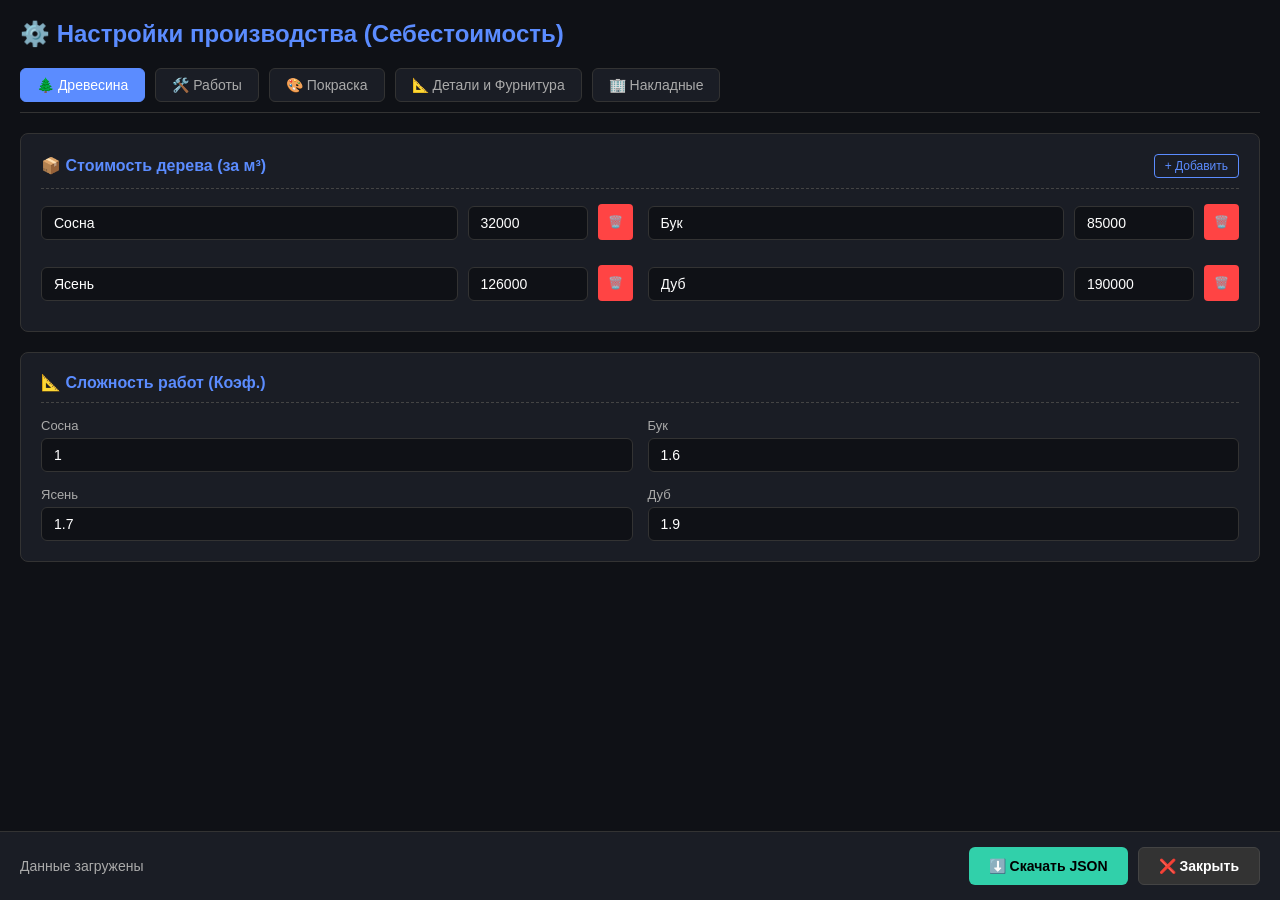
<file: admin.html>
<!DOCTYPE html>
<html lang="ru">
<head>
  <meta charset="UTF-8">
  <meta name="viewport" content="width=device-width, initial-scale=1.0">
  <title>Настройки производства</title>
  <style>
    :root { --accent: #5b8cff; --bg: #0f1116; --card-bg: #1a1d25; --border: #333; --text: #fff; --text-muted: #aaa; }
    body { margin: 0; padding: 20px; background: var(--bg); color: var(--text); font-family: 'Segoe UI', sans-serif; padding-bottom: 80px; }
    h2 { color: var(--accent); margin-top: 0; }
    .tabs { display: flex; gap: 10px; margin-bottom: 20px; border-bottom: 1px solid var(--border); padding-bottom: 10px; flex-wrap: wrap; }
    .tab-btn { background: var(--card-bg); color: var(--text-muted); border: 1px solid var(--border); padding: 8px 16px; border-radius: 6px; cursor: pointer; font-size: 14px; transition: 0.2s; }
    .tab-btn:hover { background: #222; }
    .tab-btn.active { background: var(--accent); color: #fff; border-color: var(--accent); }
    
    .section { background: var(--card-bg); border: 1px solid var(--border); border-radius: 8px; padding: 20px; margin-bottom: 20px; }
    .section-title { font-size: 16px; font-weight: bold; color: var(--accent); margin-bottom: 15px; display: flex; align-items: center; justify-content: space-between; border-bottom: 1px dashed #444; padding-bottom: 10px; }
    
    .btn-add { background: transparent; color: var(--accent); border: 1px solid var(--accent); padding: 4px 10px; border-radius: 4px; cursor: pointer; font-size: 12px; transition: 0.2s; }
    .btn-add:hover { background: var(--accent); color: #fff; }
    .btn-del { background: #ff4444; color: #fff; border: none; padding: 4px 10px; border-radius: 4px; cursor: pointer; font-size: 12px; }
    
    .grid-2 { display: grid; grid-template-columns: 1fr 1fr; gap: 15px; }
    .grid-3 { display: grid; grid-template-columns: 1fr 1fr 1fr; gap: 15px; }
    .input-group { display: flex; flex-direction: column; gap: 5px; }
    .input-group label { font-size: 13px; color: var(--text-muted); }
    
    /* Обертка для строки с кнопкой удаления */
    .item-row { display: flex; gap: 10px; align-items: flex-end; margin-bottom: 10px; }
    .item-row .input-group { flex: 1; }

    input, select { background: var(--bg); border: 1px solid var(--border); color: var(--text); padding: 8px 12px; border-radius: 6px; font-size: 14px; width: 100%; box-sizing: border-box; outline: none; }
    input:focus, select:focus { border-color: var(--accent); }

    /* Стили для рецептов */
    .recipe-card { background: #15171e; border: 1px solid #444; border-radius: 8px; padding: 20px; margin-bottom: 20px; }
    .recipe-header { display: flex; justify-content: space-between; align-items: center; margin-bottom: 15px; border-bottom: 1px solid #333; padding-bottom: 15px; gap: 15px; }
    
    .sub-block { background: #1e222d; border-radius: 6px; padding: 15px; margin-bottom: 15px; border-left: 3px solid var(--accent); }
    .sub-block-header { display: flex; justify-content: space-between; align-items: center; margin-bottom: 10px; }
    .sub-block-title { font-weight: bold; color: #fff; font-size: 15px; display: flex; align-items: center; gap: 10px; }
    
    .component-row { display: flex; gap: 10px; align-items: flex-end; margin-bottom: 10px; }
    .component-row .input-group { flex: 1; }
    
    .footer { position: fixed; bottom: 0; left: 0; right: 0; background: var(--card-bg); padding: 15px 20px; border-top: 1px solid var(--border); display: flex; justify-content: space-between; align-items: center; z-index: 100; }
    .status { font-size: 14px; color: var(--text-muted); }
    .btn { background: var(--accent); color: #fff; border: none; padding: 10px 20px; border-radius: 6px; font-weight: bold; cursor: pointer; font-size: 14px; transition: 0.2s; display: flex; align-items: center; gap: 8px; }
    .btn:hover { opacity: 0.9; }
    .btn-success { background: #31d0aa; color: #000; }
  </style>
</head>
<body>
  <h2>⚙️ Настройки производства (Себестоимость)</h2>
  
  <div class="tabs" id="tabsContainer">
    <button class="tab-btn active" onclick="switchTab('woods', this)">🌲 Древесина</button>
    <button class="tab-btn" onclick="switchTab('works', this)">🛠️ Работы</button>
    <button class="tab-btn" onclick="switchTab('paint', this)">🎨 Покраска</button>
    <button class="tab-btn" onclick="switchTab('details', this)">📐 Детали и Фурнитура</button>
    <button class="tab-btn" onclick="switchTab('overheads', this)">🏢 Накладные</button>
  </div>

  <div id="content"></div>

  <div class="footer">
    <div class="status" id="statusText">Данные загружены</div>
    <div style="display: flex; gap: 10px;">
      <button class="btn btn-success" onclick="exportJSON()">⬇️ Скачать JSON</button>
      <button class="btn" style="background: #333; border: 1px solid #444;" onclick="closeAdmin()">❌ Закрыть</button>
    </div>
  </div>

  <script>
    let data = null;
    let currentTab = 'woods';
    const BLOCK_NAMES = { stain: '1. Тонировка', primer: '2. Грунт', lacquer: '3. Лак' };

    async function loadData() {
      try {
        const res = await fetch('production_prices.json');
        data = await res.json();
        if(!data.settings) data.settings = { loss_board_percent: 0, loss_beam_percent: 0, markup_percent: 0, usn_percent: 0 };
        if(!data.overheads) data.overheads = { rent: 0, working_days_per_month: 0, electricity_price: 0, electricity_usage_kw: 0, production_norm_m2_per_day: 0 };
        if(!data.paint_recipes) data.paint_recipes = {};
        
        document.getElementById('statusText').innerText = 'Данные загружены';
        document.getElementById('statusText').style.color = '#aaa';
        render();
      } catch (e) {
        document.getElementById('statusText').innerText = 'Ошибка загрузки JSON.';
        document.getElementById('statusText').style.color = '#ff4444';
        console.error(e);
      }
    }

    function switchTab(tab, btn) {
      currentTab = tab;
      document.querySelectorAll('.tab-btn').forEach(b => b.classList.remove('active'));
      btn.classList.add('active');
      render();
    }

    function markDirty() {
      document.getElementById('statusText').innerText = 'Есть несохраненные изменения...';
      document.getElementById('statusText').style.color = '#ff9f43';
    }

    function render() {
      const c = document.getElementById('content');
      let html = '';

      // ВКЛАДКА: ДРЕВЕСИНА
      if (currentTab === 'woods') {
        html += `<div class="section">
          <div class="section-title">📦 Стоимость дерева (за м³) <button class="btn-add" onclick="addNew('woods')">+ Добавить</button></div>
          <div class="grid-2">`;
        for (const [key, item] of Object.entries(data.woods || {})) {
          html += `<div class="item-row">
            <div class="input-group"><input type="text" value="${item.name}" placeholder="Название" onchange="update('woods','${key}','name',this.value)"></div>
            <div class="input-group" style="max-width: 120px;"><input type="number" value="${item.pricePerM3}" placeholder="Цена" onchange="update('woods','${key}','pricePerM3',this.value)"></div>
            <button class="btn-del" style="height: 36px;" onclick="removeItem('woods','${key}')">🗑️</button>
          </div>`;
        }
        html += `</div></div>`;

        html += `<div class="section"><div class="section-title">📐 Сложность работ (Коэф.)</div><div class="grid-2">`;
        for (const [key, item] of Object.entries(data.woods || {})) {
          html += `<div class="input-group"><label>${item.name}</label>
            <input type="number" step="0.1" value="${item.workCoef}" onchange="update('woods','${key}','workCoef',this.value)">
          </div>`;
        }
        html += `</div></div>`;
      }

      // ВКЛАДКА: РАБОТЫ
      if (currentTab === 'works') {
        html += `<div class="section">
          <div class="section-title">🛠️ Базовые работы <button class="btn-add" onclick="addNew('works')">+ Добавить</button></div>
          <div class="grid-2">`;
        for (const [key, item] of Object.entries(data.works || {})) {
          html += `<div class="item-row">
            <div class="input-group"><input type="text" value="${item.name}" placeholder="Название" onchange="update('works','${key}','name',this.value)"></div>
            <div class="input-group" style="max-width: 120px;"><input type="number" value="${item.perUnit}" placeholder="Цена" onchange="update('works','${key}','perUnit',this.value)"></div>
            <button class="btn-del" style="height: 36px;" onclick="removeItem('works','${key}')">🗑️</button>
          </div>`;
        }
        html += `</div></div>`;
      }

      // ВКЛАДКА: ПОКРАСКА
      if (currentTab === 'paint') {
        // Склад
        html += `<div class="section">
          <div class="section-title">🎨 Склад (Цена за 1 литр) <button class="btn-add" onclick="addNew('paint_inventory')">+ Добавить материал</button></div>
          <div class="grid-2">`;
        for (const [key, item] of Object.entries(data.paint_inventory || {})) {
          html += `<div class="item-row">
            <div class="input-group"><input type="text" value="${item.name}" placeholder="Название" onchange="update('paint_inventory','${key}','name',this.value)"></div>
            <div class="input-group" style="max-width: 120px;"><input type="number" step="0.01" value="${item.pricePerLiter || 0}" placeholder="₽/л" onchange="update('paint_inventory','${key}','pricePerLiter',this.value)"></div>
            <button class="btn-del" style="height: 36px;" onclick="removeItem('paint_inventory','${key}')">🗑️</button>
          </div>`;
        }
        html += `</div></div>`;

        // Рецепты
        html += `<div class="section">
          <div class="section-title">🧪 Конструктор рецептов <button class="btn-add" onclick="addRecipe()">+ Создать рецепт</button></div>`;
        
        for (const [recipeId, recipe] of Object.entries(data.paint_recipes || {})) {
          html += `<div class="recipe-card">
            <div class="recipe-header">
              <input type="text" style="font-size: 16px; font-weight: bold; color: var(--accent); background: transparent; border: none; border-bottom: 1px solid #444;" value="${recipe.name}" onchange="updateRecipeName('${recipeId}', this.value)" placeholder="Название рецепта">
              <button class="btn-del" onclick="removeItem('paint_recipes','${recipeId}')">🗑️ Удалить рецепт</button>
            </div>`;

          ['stain', 'primer', 'lacquer'].forEach(blockType => {
            const block = recipe[blockType] || { enabled: true, consumption: 0, components: [] };
            if (!recipe[blockType]) recipe[blockType] = block;

            html += `<div class="sub-block" style="${!block.enabled ? 'opacity: 0.5;' : ''}">
              <div class="sub-block-header">
                <div class="sub-block-title">
                  ${BLOCK_NAMES[blockType]}
                  ${blockType === 'stain' ? `<label style="font-size: 12px; color: #aaa; cursor: pointer; display: flex; align-items: center; gap: 5px;">
                    <input type="checkbox" ${block.enabled ? 'checked' : ''} onchange="toggleBlock('${recipeId}', '${blockType}', this.checked)"> Использовать
                  </label>` : ''}
                </div>
                ${block.enabled ? `<div style="display: flex; align-items: center; gap: 10px;">
                  <span style="font-size: 12px; color: #ff9f43; font-weight: bold;">🔥 Общий расход:</span>
                  <input type="number" style="width: 80px; text-align: center;" value="${block.consumption}" onchange="updateBlockConsumption('${recipeId}', '${blockType}', this.value)"> мл/м²
                </div>` : '<span style="color: #ff4444; font-size: 12px;">Отключено</span>'}
              </div>`;

              if (block.enabled) {
                html += `<div class="components-container">`;
                block.components.forEach((comp, index) => {
                  let options = '';
                  for (const [invKey, invItem] of Object.entries(data.paint_inventory)) {
                    const selected = (comp.component === invKey) ? 'selected' : '';
                    options += `<option value="${invKey}" ${selected}>${invItem.name}</option>`;
                  }

                  html += `<div class="component-row">
                    <div class="input-group">
                      <select onchange="updateComponent('${recipeId}', '${blockType}', ${index}, 'component', this.value)">${options}</select>
                    </div>
                    <div class="input-group" style="max-width: 120px;">
                      <input type="number" value="${comp.volume}" placeholder="Объем (мл)" onchange="updateComponent('${recipeId}', '${blockType}', ${index}, 'volume', this.value)">
                    </div>
                    <button class="btn-del" style="height: 36px; margin-bottom: 2px;" onclick="removeComponent('${recipeId}', '${blockType}', ${index})">✕</button>
                  </div>`;
                });
                html += `</div>
                  <button class="btn-add" style="margin-top: 5px;" onclick="addComponent('${recipeId}', '${blockType}')">+ Добавить компонент</button>`;
              }
              html += `</div>`; 
          });
          html += `</div>`; 
        }
        html += `</div>`;
      }

      // ВКЛАДКА: ДЕТАЛИ И ФУРНИТУРА
      if (currentTab === 'details') {
        html += `<div class="section">
          <div class="section-title">🔩 Фурнитура <button class="btn-add" onclick="addNew('hardware')">+ Добавить</button></div>
          <div class="grid-2">`;
        for (const [key, item] of Object.entries(data.hardware || {})) {
          const price = item.pricePerPcs || item.pricePerKg || 0;
          const field = item.pricePerPcs ? 'pricePerPcs' : 'pricePerKg';
          html += `<div class="item-row">
            <div class="input-group"><input type="text" value="${item.name}" placeholder="Название" onchange="update('hardware','${key}','name',this.value)"></div>
            <div class="input-group" style="max-width: 120px;"><input type="number" value="${price}" placeholder="₽" onchange="update('hardware','${key}','${field}',this.value)"></div>
            <button class="btn-del" style="height: 36px;" onclick="removeItem('hardware','${key}')">🗑️</button>
          </div>`;
        }
        html += `</div></div>`;
      }

      // ВКЛАДКА: НАКЛАДНЫЕ
      if (currentTab === 'overheads') {
        html += `<div class="section"><div class="section-title">🏢 Накладные расходы</div><div class="grid-2">
          <div class="input-group"><label>Аренда (₽/мес)</label><input type="number" value="${data.overheads.rent}" onchange="update('overheads','rent','',this.value)"></div>
          <div class="input-group"><label>Раб. дней в мес</label><input type="number" value="${data.overheads.working_days_per_month}" onchange="update('overheads','working_days_per_month','',this.value)"></div>
          <div class="input-group"><label>Свет (₽/кВт)</label><input type="number" value="${data.overheads.electricity_price}" onchange="update('overheads','electricity_price','',this.value)"></div>
          <div class="input-group"><label>Расход (кВт/день)</label><input type="number" value="${data.overheads.electricity_usage_kw}" onchange="update('overheads','electricity_usage_kw','',this.value)"></div>
        </div></div>`;
      }

      c.innerHTML = html;
    }

    // --- ФУНКЦИИ ---

    function addNew(section) {
      const key = 'new_' + Date.now();
      if (section === 'woods') data.woods[key] = { name: 'Новый материал', pricePerM3: 0, workCoef: 1.0 };
      if (section === 'works') data.works[key] = { name: 'Новая работа', unit: 'm2', base: 0, perUnit: 0 };
      if (section === 'paint_inventory') data.paint_inventory[key] = { name: 'Новый компонент', unit: 'l', pricePerLiter: 0 };
      if (section === 'hardware') data.hardware[key] = { name: 'Новый крепеж', pricePerPcs: 0 };
      render();
      markDirty();
    }

    function removeItem(section, key) {
      if (confirm('Вы уверены, что хотите удалить эту позицию?')) {
        delete data[section][key];
        render();
        markDirty();
      }
    }

    function addRecipe() {
      const id = 'recipe_' + Date.now();
      data.paint_recipes[id] = {
        name: 'Новый рецепт',
        stain: { enabled: false, consumption: 0, components: [] },
        primer: { enabled: true, consumption: 0, components: [] },
        lacquer: { enabled: true, consumption: 0, components: [] }
      };
      render();
      markDirty();
    }

    function updateRecipeName(recipeId, value) {
      data.paint_recipes[recipeId].name = value;
      markDirty();
    }

    function toggleBlock(recipeId, blockType, isEnabled) {
      data.paint_recipes[recipeId][blockType].enabled = isEnabled;
      render();
      markDirty();
    }

    function updateBlockConsumption(recipeId, blockType, value) {
      data.paint_recipes[recipeId][blockType].consumption = parseFloat(value) || 0;
      markDirty();
    }

    function addComponent(recipeId, blockType) {
      data.paint_recipes[recipeId][blockType].components.push({ component: '', volume: 0 });
      render();
      markDirty();
    }

    function removeComponent(recipeId, blockType, index) {
      data.paint_recipes[recipeId][blockType].components.splice(index, 1);
      render();
      markDirty();
    }

    function updateComponent(recipeId, blockType, index, field, value) {
      const comp = data.paint_recipes[recipeId][blockType].components[index];
      if (field === 'component') { comp.component = value; } 
      else { comp[field] = parseFloat(value) || 0; }
      markDirty();
    }

    function update(section, key, field, value) {
      if (data[section] && data[section][key]) {
        // Если это число, конвертируем
        if (field === 'pricePerM3' || field === 'workCoef' || field === 'perUnit' || field === 'pricePerLiter' || field === 'pricePerPcs' || field === 'pricePerKg' || field === 'rent' || field === 'working_days_per_month' || field === 'electricity_price' || field === 'electricity_usage_kw') {
          data[section][key][field] = parseFloat(value) || 0;
        } else {
          data[section][key][field] = value;
        }
        markDirty();
      }
    }

    function exportJSON() {
      const blob = new Blob([JSON.stringify(data, null, 2)], { type: 'application/json' });
      const url = URL.createObjectURL(blob);
      const a = document.createElement('a');
      a.href = url;
      a.download = 'production_prices.json';
      a.click();
      URL.revokeObjectURL(url);
      document.getElementById('statusText').innerText = 'Файл скачан! Замените его в GitHub.';
      document.getElementById('statusText').style.color = '#31d0aa';
    }

    function closeAdmin() {
      window.location.href = 'index.html';
    }

    document.addEventListener('DOMContentLoaded', loadData);
  </script>
</body>
</html>
</file>
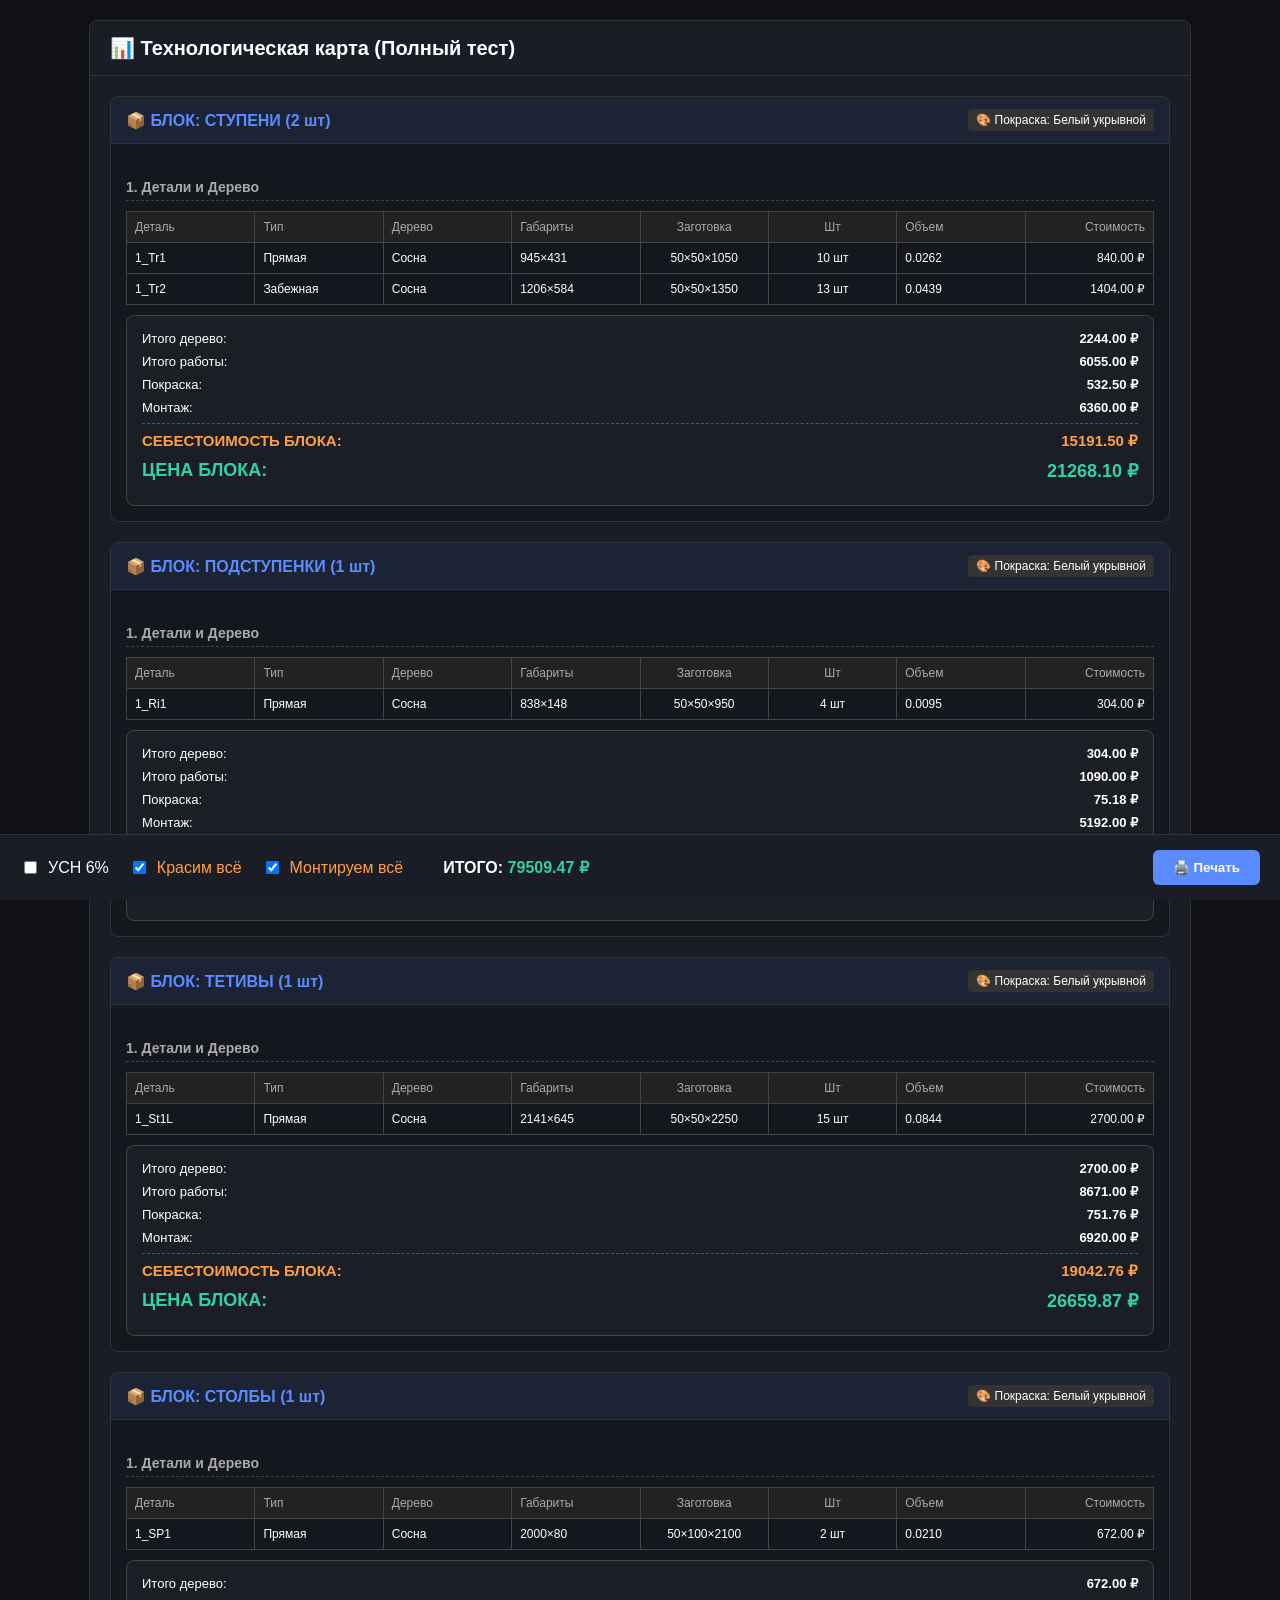
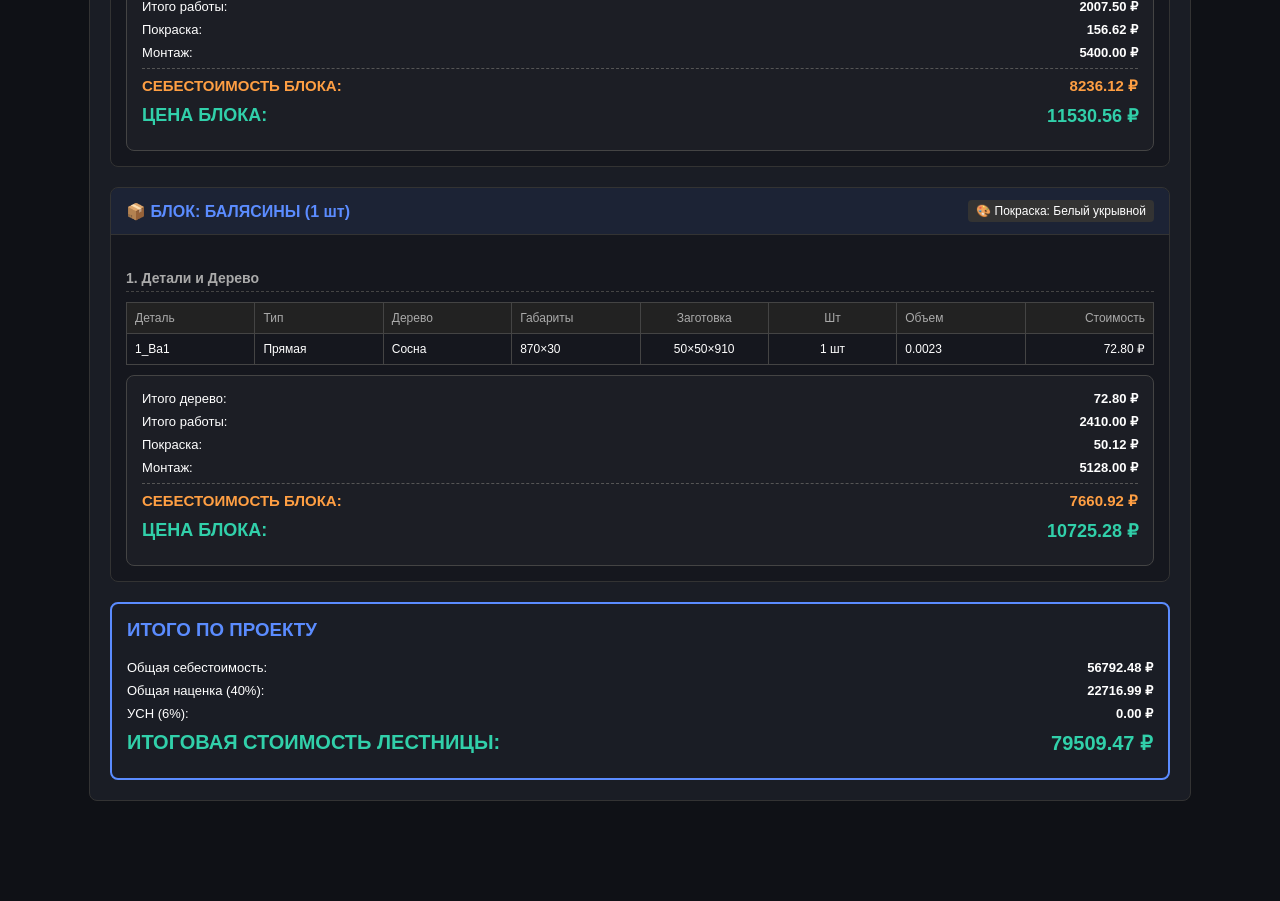
<file: test-techcard.html>
<!DOCTYPE html>
<html lang="ru">
<head>
  <meta charset="UTF-8">
  <title>Тест Техкарты (Все блоки)</title>
  <style>
    :root { --accent: #5b8cff; --bg: #0f1116; --card-bg: #1a1d25; --border: #333; --text: #fff; --text-muted: #aaa; }
    body { margin: 0; padding: 20px; background: var(--bg); color: var(--text); font-family: 'Segoe UI', sans-serif; padding-bottom: 100px; }
    
    .modal { background: var(--card-bg); border: 1px solid var(--border); border-radius: 8px; max-width: 1100px; margin: 0 auto; overflow: hidden; }
    .modal-header { padding: 15px 20px; border-bottom: 1px solid var(--border); display: flex; justify-content: space-between; align-items: center; }
    .modal-body { padding: 20px; }
    
    .block-card { background: #15171e; border: 1px solid #333; border-radius: 8px; margin-bottom: 20px; overflow: hidden; }
    .block-header { background: rgba(91, 140, 255, 0.1); padding: 12px 15px; border-bottom: 1px solid #333; display: flex; justify-content: space-between; align-items: center; }
    .block-title { font-size: 16px; font-weight: bold; color: var(--accent); }
    .block-meta { font-size: 12px; background: #333; padding: 4px 8px; border-radius: 4px; }
    
    .sub-title { font-size: 14px; font-weight: bold; color: #aaa; margin: 20px 0 10px; border-bottom: 1px dashed #444; padding-bottom: 5px; }
    
    table { width: 100%; border-collapse: collapse; font-size: 12px; margin-bottom: 10px; table-layout: fixed; }
    th { text-align: left; padding: 8px; background: #222; color: #aaa; border: 1px solid #444; font-weight: normal; word-break: break-word; }
    td { padding: 8px; border: 1px solid #444; word-break: break-word; }
    .text-right { text-align: right; }
    .text-center { text-align: center; }
    
    .summary { background: rgba(255,255,255,0.03); padding: 15px; border-radius: 8px; border: 1px solid #444; margin-top: 20px; }
    .summary-row { display: flex; justify-content: space-between; margin-bottom: 8px; font-size: 13px; }
    .summary-row.total { color: #ff9f43; font-size: 15px; font-weight: bold; border-top: 1px dashed #555; padding-top: 8px; }
    .summary-row.final { color: #31d0aa; font-size: 18px; font-weight: bold; margin-top: 10px; }
    
    .controls { display: flex; align-items: center; gap: 10px; }
    .controls input[type="number"] { background: #0f1116; border: 1px solid #444; color: #fff; padding: 4px 8px; border-radius: 4px; width: 80px; text-align: right; }
    .controls input[type="number"]:focus { outline: none; border-color: var(--accent); }
    
    .footer { position: fixed; bottom: 0; left: 0; right: 0; background: var(--card-bg); padding: 15px 20px; border-top: 1px solid var(--border); display: flex; justify-content: space-between; align-items: center; z-index: 100; }
    .btn { background: var(--accent); color: #fff; border: none; padding: 10px 20px; border-radius: 6px; font-weight: bold; cursor: pointer; }
    
    .error-box { background: #ff4444; color: white; padding: 15px; border-radius: 8px; margin-bottom: 20px; font-family: monospace; font-size: 14px; }
  </style>
</head>
<body>

  <div class="modal">
    <div class="modal-header">
      <h2 style="margin: 0; font-size: 20px;">📊 Технологическая карта (Полный тест)</h2>
    </div>
    <div class="modal-body" id="techCardBody">
      <div style="text-align: center; color: #aaa; padding: 20px;">Загрузка данных...</div>
    </div>
  </div>

  <div class="footer">
    <div style="display: flex; gap: 20px; align-items: center;">
      <label style="cursor: pointer; display: flex; align-items: center; gap: 8px;">
        <input type="checkbox" id="globalUsn" onchange="renderTechCard()"> УСН 6%
      </label>
      <label style="cursor: pointer; display: flex; align-items: center; gap: 8px; color: #ff9f43;">
        <input type="checkbox" id="globalPaint" checked onchange="renderTechCard()"> Красим всё
      </label>
      <label style="cursor: pointer; display: flex; align-items: center; gap: 8px; color: #ff9f43;">
        <input type="checkbox" id="globalMount" checked onchange="renderTechCard()"> Монтируем всё
      </label>
      <div style="font-size: 16px; font-weight: bold; margin-left: 20px;">
        ИТОГО: <span id="grandTotal" style="color: #31d0aa;">0.00 ₽</span>
      </div>
    </div>
    <button class="btn">🖨️ Печать</button>
  </div>

  <script>
    const xmlString = `
      <details>
        <!-- Ступени -->
        <detail name="1_Tr1"><type id="Step">Ступень</type><attributes><attribute name="subtype" value="straight"/></attributes><dim text=""><length>945</length><width>431</width></dim><material>PINE</material></detail>
        <detail name="1_Tr2"><type id="Step">Ступень</type><attributes><attribute name="subtype" value="winder"/></attributes><dim text=""><length>1206</length><width>584</width></dim><material>PINE</material></detail>
        
        <!-- Подступенки -->
        <detail name="1_Ri1"><type id="Riser">Подступенок</type><dim text=""><length>838</length><width>148</width></dim><material>PINE</material></detail>
        
        <!-- Тетивы -->
        <detail name="1_St1L"><type id="String">Тетива</type><dim text=""><length>2141</length><width>645</width></dim><material>PINE</material></detail>
        
        <!-- Столбы -->
        <detail name="1_SP1"><type id="Newel">Столбы</type><dim text=""><length>2000</length><width>80</width></dim><material>PINE</material></detail>
        
        <!-- Балясины -->
        <detail name="1_Ba1"><type id="Baluster">Балясина</type><dim text=""><length>870</length><width>30</width></dim><typename>Bal01</typename><material>PINE</material></detail>
      </details>
    `;

    const dxfAreas = { 
      "1_Tr1": 0.35, "1_Tr2": 0.50, "1_Ri1": 0.12, "1_St1L": 1.20, "1_SP1": 0.25, "1_Ba1": 0.08
    };

    let prices = null;
    let state = { markup: null, mountAddon: 0 };

    async function init() {
      try {
        const res = await fetch('production_prices.json');
        if (!res.ok) throw new Error("Файл JSON не найден.");
        prices = await res.json();
        state.markup = prices.settings?.markup_percent || 40;
        renderTechCard();
      } catch (e) {
        document.getElementById('techCardBody').innerHTML = `<div class="error-box">Ошибка: ${e.message}</div>`;
      }
    }

    function renderTechCard() {
      try {
        const parser = new DOMParser();
        const xmlDoc = parser.parseFromString(xmlString, "text/xml");
        const details = xmlDoc.getElementsByTagName("detail");

        const isPaintGlobal = document.getElementById('globalPaint').checked;
        const isMountGlobal = document.getElementById('globalMount').checked;
        const isUsnGlobal = document.getElementById('globalUsn').checked;

        let blocks = {
          Step: { name: 'Ступени', items: [], area: 0, wood: 0, works: 0, paint: 0 },
          Riser: { name: 'Подступенки', items: [], area: 0, wood: 0, works: 0, paint: 0 },
          String: { name: 'Тетивы', items: [], area: 0, wood: 0, works: 0, paint: 0 },
          Newel: { name: 'Столбы', items: [], area: 0, wood: 0, works: 0, paint: 0 },
          Baluster: { name: 'Балясины', items: [], area: 0, wood: 0, works: 0, paint: 0 }
        };

        for (let i = 0; i < details.length; i++) {
          const el = details[i];
          const typeId = el.getElementsByTagName("type")[0].getAttribute("id");
          if (!blocks[typeId]) continue;

          const name = el.getAttribute("name");
          const subtype = el.getElementsByTagName("attribute")[0] ? el.getElementsByTagName("attribute")[0].getAttribute("value") : "straight";
          const length = parseFloat(el.getElementsByTagName("length")[0].textContent);
          const width = parseFloat(el.getElementsByTagName("width")[0].textContent);
          const model = el.getElementsByTagName("typename")[0]?.textContent || "";

          const materialKey = "pine"; 
          const woodName = prices.woods[materialKey] ? prices.woods[materialKey].name : "Сосна";
          const woodPrice = prices.woods[materialKey] ? prices.woods[materialKey].pricePerM3 : 0;
          const woodCoef = prices.woods[materialKey] ? prices.woods[materialKey].workCoef : 1.0;
          
          let volume = 0;
          let lathsCount = 0;
          let lathDims = "";

          // --- ЛОГИКА ЗАГОТОВОК ---
          if (typeId === 'Step' || typeId === 'Riser' || typeId === 'String') {
            lathsCount = Math.ceil(width / 45);
            const purchaseLength = Math.ceil((length + 100) / 50) * 50;
            volume = (purchaseLength * 50 * 50 * lathsCount) / 1000000000;
            lathDims = `50×50×${purchaseLength}`;
          } 
          else if (typeId === 'Newel') {
            // СТОЛБЫ: 2 доски 50х100
            lathsCount = 2; 
            const purchaseLength = Math.ceil((length + 100) / 50) * 50;
            volume = (purchaseLength * 50 * 100 * 2) / 1000000000;
            lathDims = `50×100×${purchaseLength}`; // Пишем размер ОДНОЙ доски
          }
          else if (typeId === 'Baluster') {
            lathsCount = 1;
            const purchaseLength = Math.ceil((length + 40) / 10) * 10;
            volume = (purchaseLength * 50 * 50) / 1000000000;
            lathDims = `50×50×${purchaseLength}`;
          }

          const woodCost = volume * woodPrice;
          
          const area = dxfAreas[name] || 0;
          const paintArea = area * 2;
          blocks[typeId].area += paintArea;
          blocks[typeId].wood += woodCost;

          const coefType = subtype === "winder" ? "Step_winder" : (typeId + "_straight");
          const complexityCoef = prices.detail_coefficients[coefType]?.coef || prices.detail_coefficients[typeId]?.coef || 1.0;

          const glueKey = (volume > 0.01 || typeId === 'Newel') ? "glue_long" : "glue_short";
          const cGlue = (prices.works[glueKey]?.perUnit || 0) * paintArea * complexityCoef * woodCoef;
          const cCncUp = (prices.works.cnc_programming?.perUnit || 0) * complexityCoef;
          const cCncCut = (prices.works.cnc_cutting?.perUnit || 0) * complexityCoef;
          const cSanding = (prices.works.sanding?.perUnit || 0) * paintArea * complexityCoef * woodCoef;
          
          let cTurning = 0;
          if (typeId === 'Baluster') {
             cTurning = prices.turnings[model.toLowerCase()]?.pricePerPcs || 0;
          }

          blocks[typeId].works += (cGlue + cCncUp + cCncCut + cSanding + cTurning);

          blocks[typeId].items.push({
            name, subtype, woodName, 
            dims: `${length}×${width}`, 
            lathDims, lathsCount, volume, woodCost, model
          });
        }

        let recipe = Object.values(prices.paint_recipes || {}).find(r => r.name.includes("Белый")) || Object.values(prices.paint_recipes || {})[0];
        
        Object.keys(blocks).forEach(key => {
          let block = blocks[key];
          if (!recipe || !isPaintGlobal) return;

          const processBlock = (paintBlock) => {
            if (!paintBlock || !paintBlock.enabled) return 0;
            let totalVol = 0, totalPrice = 0;
            paintBlock.components.forEach(c => {
              totalVol += c.volume;
              const inv = prices.paint_inventory[c.component];
              if (inv) totalPrice += (c.volume * (inv.pricePerLiter / 1000));
            });
            const mixtureNeeded = paintBlock.consumption * block.area;
            const pricePerMl = totalVol > 0 ? totalPrice / totalVol : 0;
            return pricePerMl * mixtureNeeded;
          };

          block.paint = processBlock(recipe.stain) + processBlock(recipe.primer) + processBlock(recipe.lacquer);
        });

        let totalProjectCost = 0;
        let totalProjectMarkup = 0;
        let htmlBlocks = '';

        Object.keys(blocks).forEach(typeId => {
          const b = blocks[typeId];
          if (b.items.length === 0) return;

          const baseCost = b.wood + b.works;
          const mountingBase = (prices.works.mounting?.base || 0) + ((prices.works.mounting?.perUnit || 0) * b.area);
          const activeMount = isMountGlobal ? (mountingBase + state.mountAddon) : 0;
          
          const totalBeforeMarkup = baseCost + b.paint + activeMount;
          const markupCost = totalBeforeMarkup * (state.markup / 100);
          
          totalProjectCost += totalBeforeMarkup;
          totalProjectMarkup += markupCost;

          let rowsHTML = '';
          b.items.forEach(item => {
            rowsHTML += `<tr>
              <td>${item.name}</td>
              <td>${item.subtype === 'winder' ? 'Забежная' : 'Прямая'}</td>
              <td>${item.woodName}</td>
              <td>${item.dims}</td>
              <td class="text-center">${item.lathDims}</td>
              <td class="text-center">${item.lathsCount} шт</td>
              <td>${item.volume.toFixed(4)}</td>
              <td class="text-right">${item.woodCost.toFixed(2)} ₽</td>
            </tr>`;
          });

          htmlBlocks += `
            <div class="block-card">
              <div class="block-header">
                <div class="block-title">📦 БЛОК: ${b.name.toUpperCase()} (${b.items.length} шт)</div>
                <div class="block-meta">🎨 Покраска: ${isPaintGlobal && recipe ? recipe.name : 'Отключена'}</div>
              </div>
              <div style="padding: 15px;">
                <div class="sub-title">1. Детали и Дерево</div>
                <table>
                  <tr><th>Деталь</th><th>Тип</th><th>Дерево</th><th>Габариты</th><th class="text-center">Заготовка</th><th class="text-center">Шт</th><th>Объем</th><th class="text-right">Стоимость</th></tr>
                  ${rowsHTML}
                </table>
                
                <div class="summary" style="margin-top: 10px;">
                  <div class="summary-row"><span>Итого дерево:</span> <b>${b.wood.toFixed(2)} ₽</b></div>
                  <div class="summary-row"><span>Итого работы:</span> <b>${b.works.toFixed(2)} ₽</b></div>
                  <div class="summary-row"><span>Покраска:</span> <b>${b.paint.toFixed(2)} ₽</b></div>
                  <div class="summary-row"><span>Монтаж:</span> <b>${isMountGlobal ? (mountingBase + state.mountAddon).toFixed(2) : 'Отключен'} ₽</b></div>
                  <div class="summary-row total"><span>СЕБЕСТОИМОСТЬ БЛОКА:</span> <span>${totalBeforeMarkup.toFixed(2)} ₽</span></div>
                  <div class="summary-row final"><span>ЦЕНА БЛОКА:</span> <span>${(totalBeforeMarkup + markupCost).toFixed(2)} ₽</span></div>
                </div>
              </div>
            </div>
          `;
        });

        const usnPercent = prices.settings?.usn_percent || 6;
        const usnCost = isUsnGlobal ? (totalProjectCost + totalProjectMarkup) * (usnPercent / 100) : 0;
        const finalGrandTotal = totalProjectCost + totalProjectMarkup + usnCost;

        document.getElementById('grandTotal').innerText = finalGrandTotal.toFixed(2) + ' ₽';
        
        htmlBlocks += `
          <div class="summary" style="background: #1a1d25; border: 2px solid var(--accent);">
            <h3 style="margin-top:0; color: var(--accent);">ИТОГО ПО ПРОЕКТУ</h3>
            <div class="summary-row"><span>Общая себестоимость:</span> <b>${totalProjectCost.toFixed(2)} ₽</b></div>
            <div class="summary-row"><span>Общая наценка (${state.markup}%):</span> <b>${totalProjectMarkup.toFixed(2)} ₽</b></div>
            <div class="summary-row"><span>УСН (${usnPercent}%):</span> <b>${usnCost.toFixed(2)} ₽</b></div>
            <div class="summary-row final" style="font-size: 20px;">
              <span>ИТОГОВАЯ СТОИМОСТЬ ЛЕСТНИЦЫ:</span> <span>${finalGrandTotal.toFixed(2)} ₽</span>
            </div>
          </div>
        `;

        document.getElementById('techCardBody').innerHTML = htmlBlocks;

      } catch (error) {
        document.getElementById('techCardBody').innerHTML = `<div class="error-box"><b>Ошибка:</b><br>${error.message}<br><br><pre>${error.stack}</pre></div>`;
        console.error(error);
      }
    }

    document.addEventListener('DOMContentLoaded', init);
  </script>
</body>
</html>
</file>
